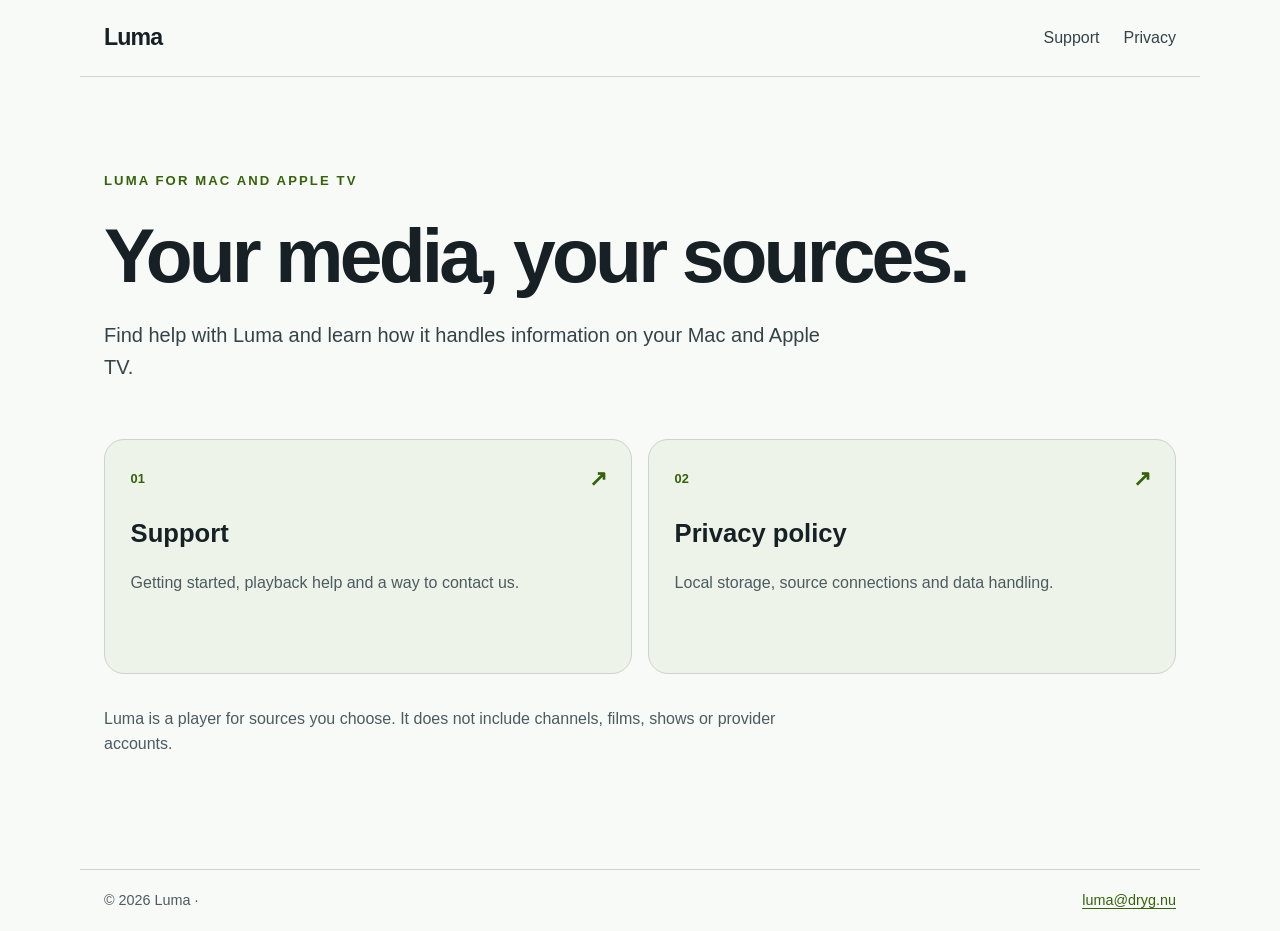
<file: index.html>
<!doctype html>
<html lang="en">
<head>
  <meta charset="utf-8">
  <meta name="viewport" content="width=device-width, initial-scale=1">
  <meta name="color-scheme" content="dark light">
  <title>Luma — Help and Privacy</title>
  <meta name="description" content="Support and privacy information for Luma on Mac and Apple TV.">
  <link rel="stylesheet" href="style.css">
</head>
<body>
  <header class="site-header">
    <a class="brand" href="index.html">Luma</a>
    <nav aria-label="Main navigation"><a href="support.html">Support</a><a href="privacy.html">Privacy</a></nav>
  </header>
  <main class="home">
    <p class="eyebrow">Luma for Mac and Apple TV</p>
    <h1>Your media, your sources.</h1>
    <p class="lead">Find help with Luma and learn how it handles information on your Mac and Apple TV.</p>
    <div class="cards">
      <a class="card" href="support.html"><span>01</span><h2>Support</h2><p>Getting started, playback help and a way to contact us.</p><b aria-hidden="true">↗</b></a>
      <a class="card" href="privacy.html"><span>02</span><h2>Privacy policy</h2><p>Local storage, source connections and data handling.</p><b aria-hidden="true">↗</b></a>
    </div>
    <p class="note">Luma is a player for sources you choose. It does not include channels, films, shows or provider accounts.</p>
  </main>
  <footer>© 2026 Luma · <a href="mailto:luma@dryg.nu">luma@dryg.nu</a></footer>
</body>
</html>
</file>
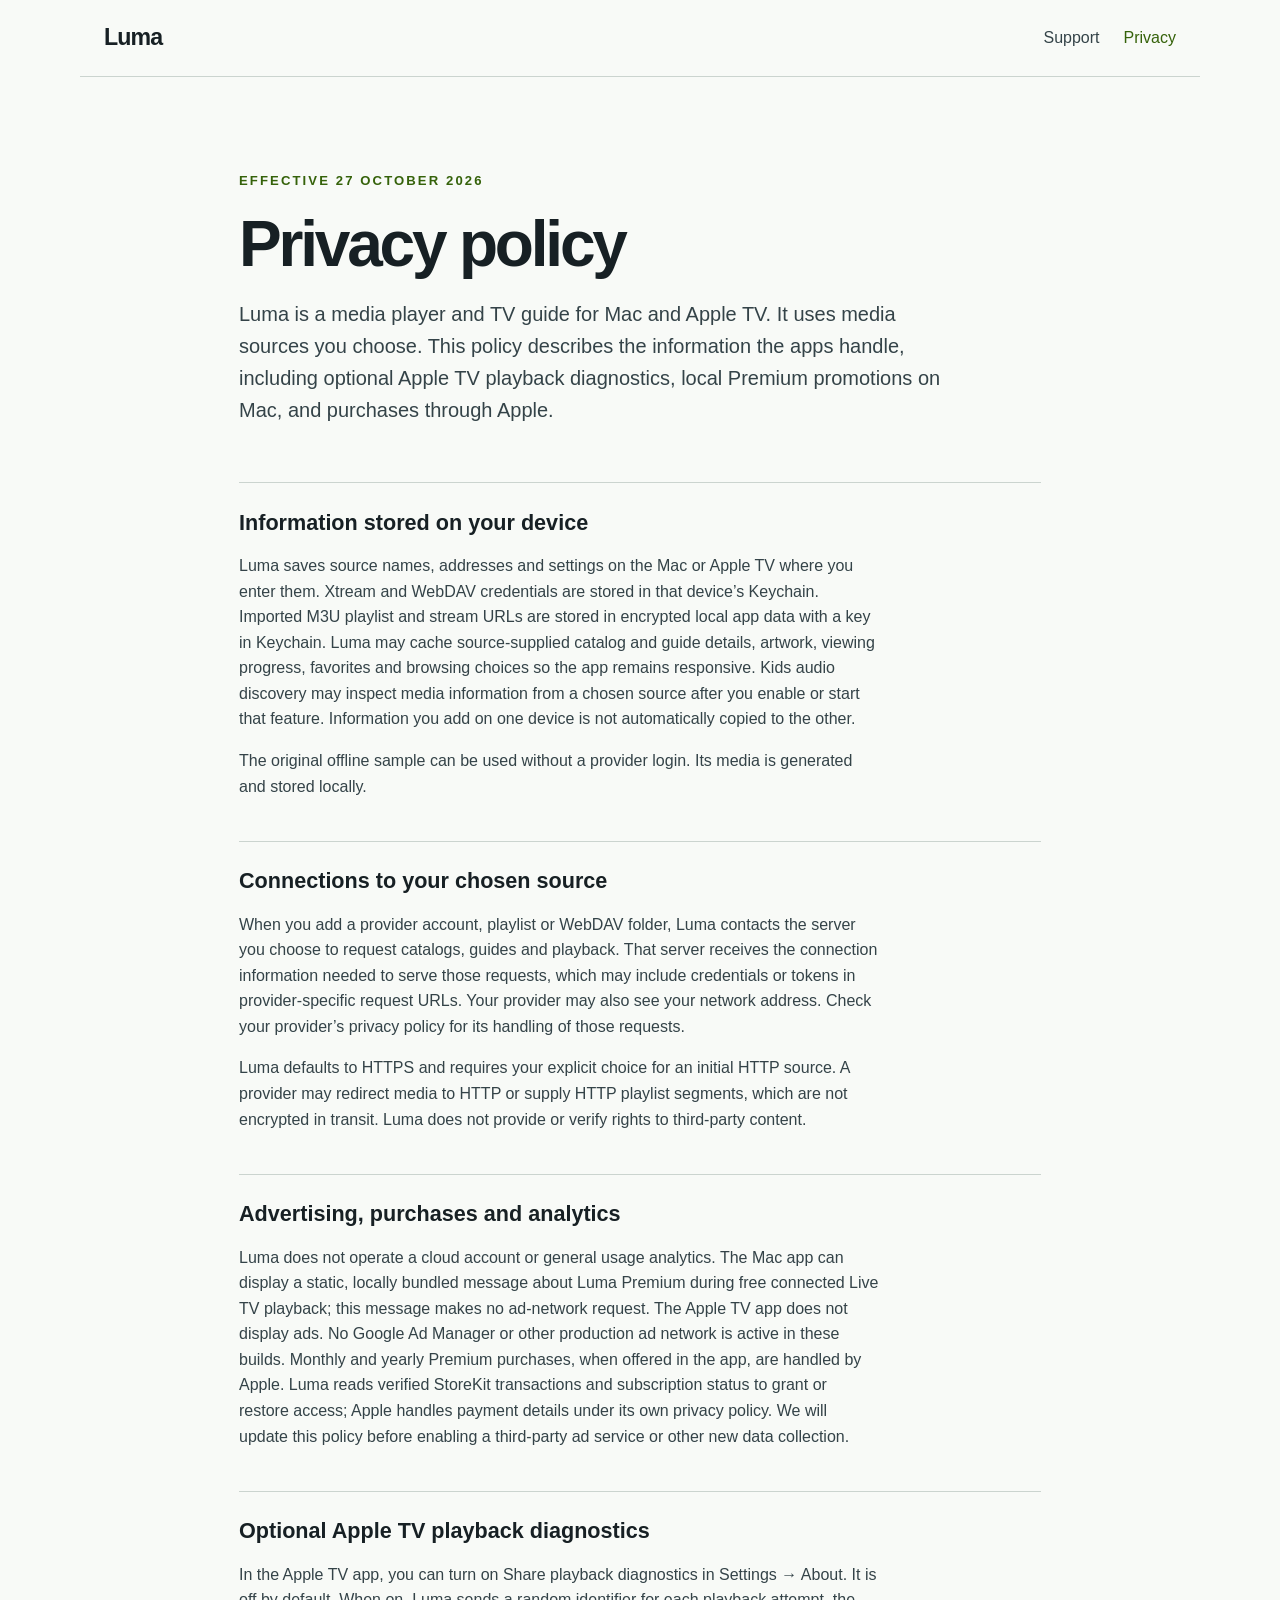
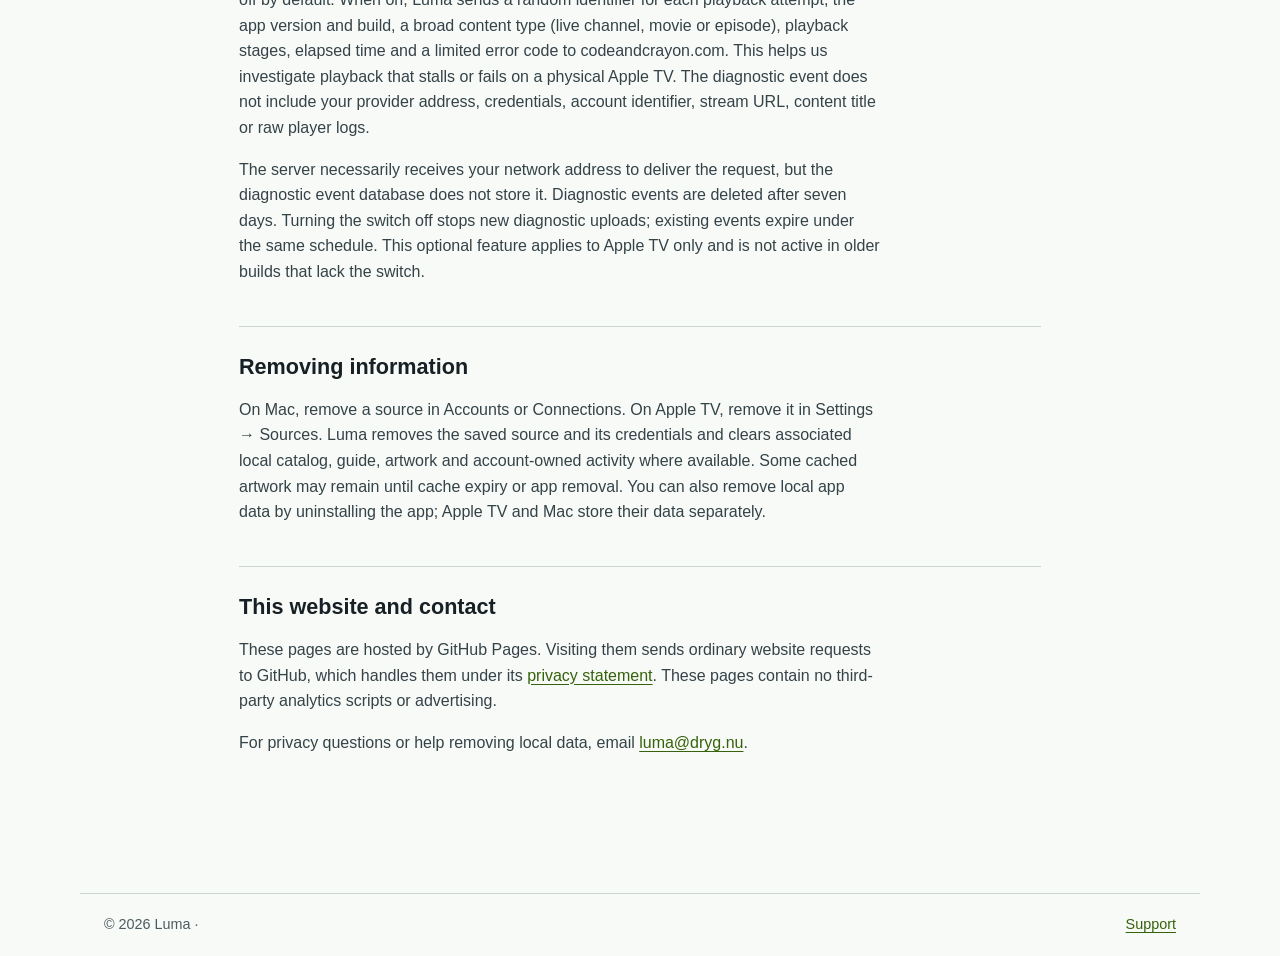
<file: privacy.html>
<!doctype html>
<html lang="en">
<head>
  <meta charset="utf-8">
  <meta name="viewport" content="width=device-width, initial-scale=1">
  <meta name="color-scheme" content="dark light">
  <title>Privacy Policy — Luma</title>
  <meta name="description" content="How Luma on Mac and Apple TV stores information and connects to your chosen media sources.">
  <link rel="stylesheet" href="style.css">
</head>
<body>
  <header class="site-header">
    <a class="brand" href="index.html">Luma</a>
    <nav aria-label="Main navigation"><a href="support.html">Support</a><a aria-current="page" href="privacy.html">Privacy</a></nav>
  </header>
  <main class="document">
    <p class="eyebrow">Effective 27 October 2026</p>
    <h1>Privacy policy</h1>
    <p class="lead">Luma is a media player and TV guide for Mac and Apple TV. It uses media sources you choose. This policy describes the information the apps handle, including optional Apple TV playback diagnostics, local Premium promotions on Mac, and purchases through Apple.</p>

    <section>
      <h2>Information stored on your device</h2>
      <p>Luma saves source names, addresses and settings on the Mac or Apple TV where you enter them. Xtream and WebDAV credentials are stored in that device’s Keychain. Imported M3U playlist and stream URLs are stored in encrypted local app data with a key in Keychain. Luma may cache source-supplied catalog and guide details, artwork, viewing progress, favorites and browsing choices so the app remains responsive. Kids audio discovery may inspect media information from a chosen source after you enable or start that feature. Information you add on one device is not automatically copied to the other.</p>
      <p>The original offline sample can be used without a provider login. Its media is generated and stored locally.</p>
    </section>
    <section>
      <h2>Connections to your chosen source</h2>
      <p>When you add a provider account, playlist or WebDAV folder, Luma contacts the server you choose to request catalogs, guides and playback. That server receives the connection information needed to serve those requests, which may include credentials or tokens in provider-specific request URLs. Your provider may also see your network address. Check your provider’s privacy policy for its handling of those requests.</p>
      <p>Luma defaults to HTTPS and requires your explicit choice for an initial HTTP source. A provider may redirect media to HTTP or supply HTTP playlist segments, which are not encrypted in transit. Luma does not provide or verify rights to third-party content.</p>
    </section>
    <section>
      <h2>Advertising, purchases and analytics</h2>
      <p>Luma does not operate a cloud account or general usage analytics. The Mac app can display a static, locally bundled message about Luma Premium during free connected Live TV playback; this message makes no ad-network request. The Apple TV app does not display ads. No Google Ad Manager or other production ad network is active in these builds. Monthly and yearly Premium purchases, when offered in the app, are handled by Apple. Luma reads verified StoreKit transactions and subscription status to grant or restore access; Apple handles payment details under its own privacy policy. We will update this policy before enabling a third-party ad service or other new data collection.</p>
    </section>
    <section>
      <h2>Optional Apple TV playback diagnostics</h2>
      <p>In the Apple TV app, you can turn on Share playback diagnostics in Settings → About. It is off by default. When on, Luma sends a random identifier for each playback attempt, the app version and build, a broad content type (live channel, movie or episode), playback stages, elapsed time and a limited error code to codeandcrayon.com. This helps us investigate playback that stalls or fails on a physical Apple TV. The diagnostic event does not include your provider address, credentials, account identifier, stream URL, content title or raw player logs.</p>
      <p>The server necessarily receives your network address to deliver the request, but the diagnostic event database does not store it. Diagnostic events are deleted after seven days. Turning the switch off stops new diagnostic uploads; existing events expire under the same schedule. This optional feature applies to Apple TV only and is not active in older builds that lack the switch.</p>
    </section>
    <section>
      <h2>Removing information</h2>
      <p>On Mac, remove a source in Accounts or Connections. On Apple TV, remove it in Settings → Sources. Luma removes the saved source and its credentials and clears associated local catalog, guide, artwork and account-owned activity where available. Some cached artwork may remain until cache expiry or app removal. You can also remove local app data by uninstalling the app; Apple TV and Mac store their data separately.</p>
    </section>
    <section>
      <h2>This website and contact</h2>
      <p>These pages are hosted by GitHub Pages. Visiting them sends ordinary website requests to GitHub, which handles them under its <a href="https://docs.github.com/en/site-policy/privacy-policies/github-general-privacy-statement">privacy statement</a>. These pages contain no third-party analytics scripts or advertising.</p>
      <p>For privacy questions or help removing local data, email <a href="mailto:luma@dryg.nu">luma@dryg.nu</a>.</p>
    </section>
  </main>
  <footer>© 2026 Luma · <a href="support.html">Support</a></footer>
</body>
</html>
</file>
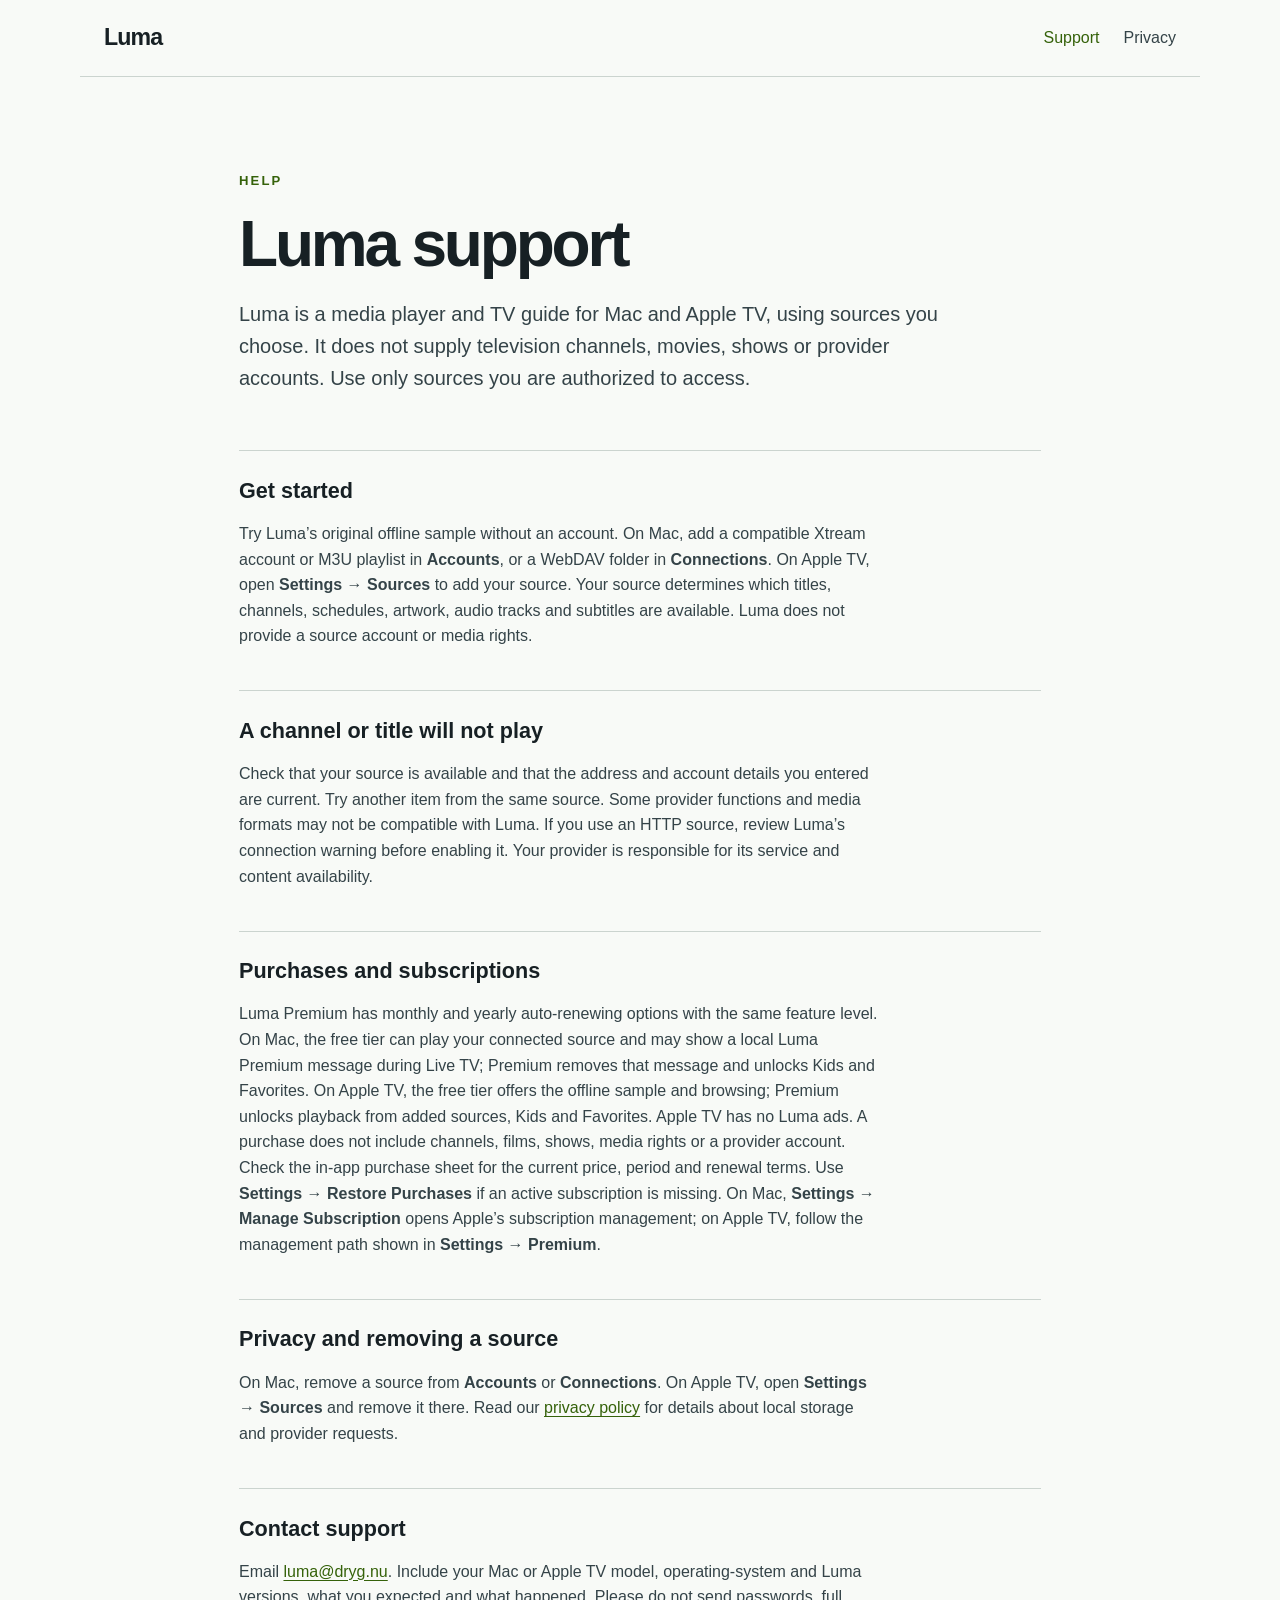
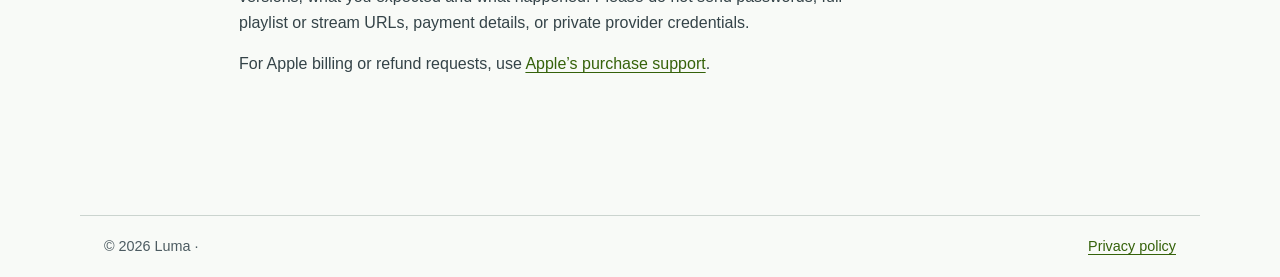
<file: support.html>
<!doctype html>
<html lang="en">
<head>
  <meta charset="utf-8">
  <meta name="viewport" content="width=device-width, initial-scale=1">
  <meta name="color-scheme" content="dark light">
  <title>Support — Luma</title>
  <meta name="description" content="Help with Luma on Mac and Apple TV, including playback, Premium and contact details.">
  <link rel="stylesheet" href="style.css">
</head>
<body>
  <header class="site-header">
    <a class="brand" href="index.html">Luma</a>
    <nav aria-label="Main navigation"><a aria-current="page" href="support.html">Support</a><a href="privacy.html">Privacy</a></nav>
  </header>
  <main class="document">
    <p class="eyebrow">Help</p>
    <h1>Luma support</h1>
    <p class="lead">Luma is a media player and TV guide for Mac and Apple TV, using sources you choose. It does not supply television channels, movies, shows or provider accounts. Use only sources you are authorized to access.</p>

    <section>
      <h2>Get started</h2>
      <p>Try Luma’s original offline sample without an account. On Mac, add a compatible Xtream account or M3U playlist in <strong>Accounts</strong>, or a WebDAV folder in <strong>Connections</strong>. On Apple TV, open <strong>Settings → Sources</strong> to add your source. Your source determines which titles, channels, schedules, artwork, audio tracks and subtitles are available. Luma does not provide a source account or media rights.</p>
    </section>
    <section>
      <h2>A channel or title will not play</h2>
      <p>Check that your source is available and that the address and account details you entered are current. Try another item from the same source. Some provider functions and media formats may not be compatible with Luma. If you use an HTTP source, review Luma’s connection warning before enabling it. Your provider is responsible for its service and content availability.</p>
    </section>
    <section>
      <h2>Purchases and subscriptions</h2>
      <p>Luma Premium has monthly and yearly auto-renewing options with the same feature level. On Mac, the free tier can play your connected source and may show a local Luma Premium message during Live TV; Premium removes that message and unlocks Kids and Favorites. On Apple TV, the free tier offers the offline sample and browsing; Premium unlocks playback from added sources, Kids and Favorites. Apple TV has no Luma ads. A purchase does not include channels, films, shows, media rights or a provider account. Check the in-app purchase sheet for the current price, period and renewal terms. Use <strong>Settings → Restore Purchases</strong> if an active subscription is missing. On Mac, <strong>Settings → Manage Subscription</strong> opens Apple’s subscription management; on Apple TV, follow the management path shown in <strong>Settings → Premium</strong>.</p>
    </section>
    <section>
      <h2>Privacy and removing a source</h2>
      <p>On Mac, remove a source from <strong>Accounts</strong> or <strong>Connections</strong>. On Apple TV, open <strong>Settings → Sources</strong> and remove it there. Read our <a href="privacy.html">privacy policy</a> for details about local storage and provider requests.</p>
    </section>
    <section>
      <h2>Contact support</h2>
      <p>Email <a href="mailto:luma@dryg.nu">luma@dryg.nu</a>. Include your Mac or Apple TV model, operating-system and Luma versions, what you expected and what happened. Please do not send passwords, full playlist or stream URLs, payment details, or private provider credentials.</p>
      <p>For Apple billing or refund requests, use <a href="https://reportaproblem.apple.com/">Apple’s purchase support</a>.</p>
    </section>
  </main>
  <footer>© 2026 Luma · <a href="privacy.html">Privacy policy</a></footer>
</body>
</html>
</file>
<file: style.css>
:root { color-scheme: dark light; font: 16px/1.6 -apple-system, BlinkMacSystemFont, "Segoe UI", sans-serif; }
* { box-sizing: border-box; }
body { margin: 0; background: #0d1114; color: #e8edef; }
a { color: #c9f75a; text-underline-offset: .2em; }
a:focus-visible { outline: 3px solid #c9f75a; outline-offset: 4px; border-radius: 3px; }
.site-header, footer { max-width: 1120px; margin: auto; display: flex; align-items: center; justify-content: space-between; gap: 1rem; padding: 1.2rem 1.5rem; }
.site-header { border-bottom: 1px solid #344047; }
.brand { color: #e8edef; font-size: 1.45rem; font-weight: 800; letter-spacing: -.04em; text-decoration: none; }
nav { display: flex; gap: 1.5rem; }
nav a { color: #c9d2d7; text-decoration: none; }
nav a:hover, nav a[aria-current] { color: #c9f75a; }
main { max-width: 1120px; margin: auto; padding: 5rem 1.5rem 6rem; }
.home { min-height: 70vh; }
.document { max-width: 850px; }
.eyebrow { color: #c9f75a; font-size: .82rem; font-weight: 700; letter-spacing: .16em; text-transform: uppercase; }
h1 { font-size: clamp(2.4rem, 6vw, 5rem); line-height: 1.07; letter-spacing: -.05em; margin: .3em 0; }
.document h1 { font-size: clamp(2.4rem, 5vw, 4rem); }
.lead { max-width: 720px; color: #c9d2d7; font-size: 1.25rem; }
.cards { display: grid; grid-template-columns: repeat(2, minmax(0, 1fr)); gap: 1rem; margin-top: 3.5rem; }
.card { position: relative; display: block; min-height: 235px; padding: 1.6rem; color: inherit; text-decoration: none; background: #1c252a; border: 1px solid #344047; border-radius: 20px; transition: border-color .15s ease, transform .15s ease; }
.card:hover { border-color: #c9f75a; transform: translateY(-2px); }
.card span { color: #c9f75a; font-size: .8rem; font-weight: 700; }
.card h2 { font-size: 1.6rem; margin: 1.4rem 0 .2rem; }
.card p, .note { color: #b1bec4; }
.card b { position: absolute; top: 1.3rem; right: 1.5rem; font-size: 1.4rem; color: #c9f75a; }
.note { margin-top: 2rem; max-width: 700px; }
section { border-top: 1px solid #344047; padding: 1.6rem 0; }
section:first-of-type { margin-top: 3.5rem; }
section h2 { font-size: 1.35rem; line-height: 1.3; margin: 0 0 .6rem; }
section p { color: #c9d2d7; max-width: 72ch; }
footer { border-top: 1px solid #344047; color: #9caab1; font-size: .9rem; }
@media (max-width: 660px) { .cards { grid-template-columns: 1fr; } main { padding-top: 3.5rem; } .site-header, footer { padding-inline: 1rem; } }
@media (prefers-reduced-motion: reduce) { .card { transition: none; } }
@media (prefers-color-scheme: light) {
  body { background: #f8faf7; color: #172024; }
  .site-header, footer, section { border-color: #cbd4cf; }
  .brand { color: #172024; }
  nav a, .lead, section p { color: #344348; }
  .eyebrow, a, nav a:hover, nav a[aria-current] { color: #35620a; }
  .card { background: #eef3e9; border-color: #cbd4cf; }
  .card:hover { border-color: #35620a; }
  .card span, .card b { color: #35620a; }
  .card p, .note, footer { color: #4c5b61; }
  a:focus-visible { outline-color: #35620a; }
}
</file>
